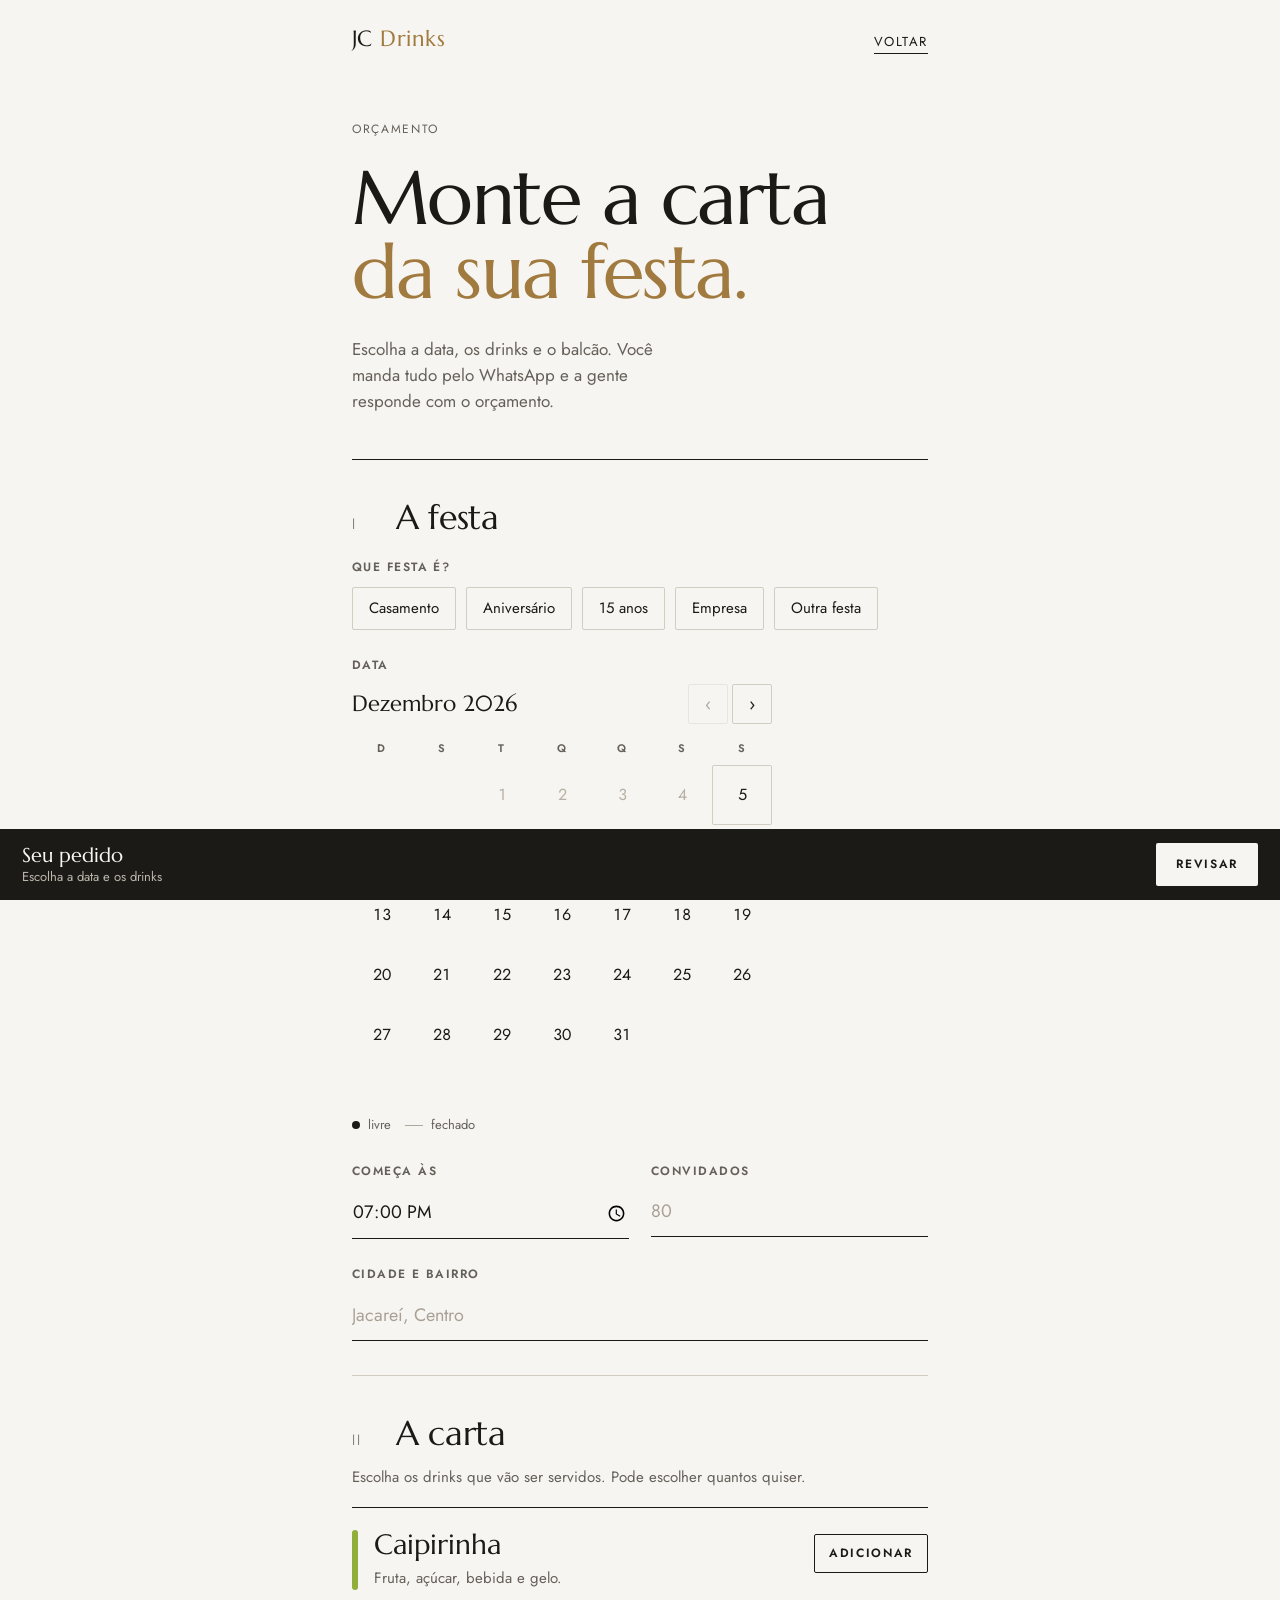
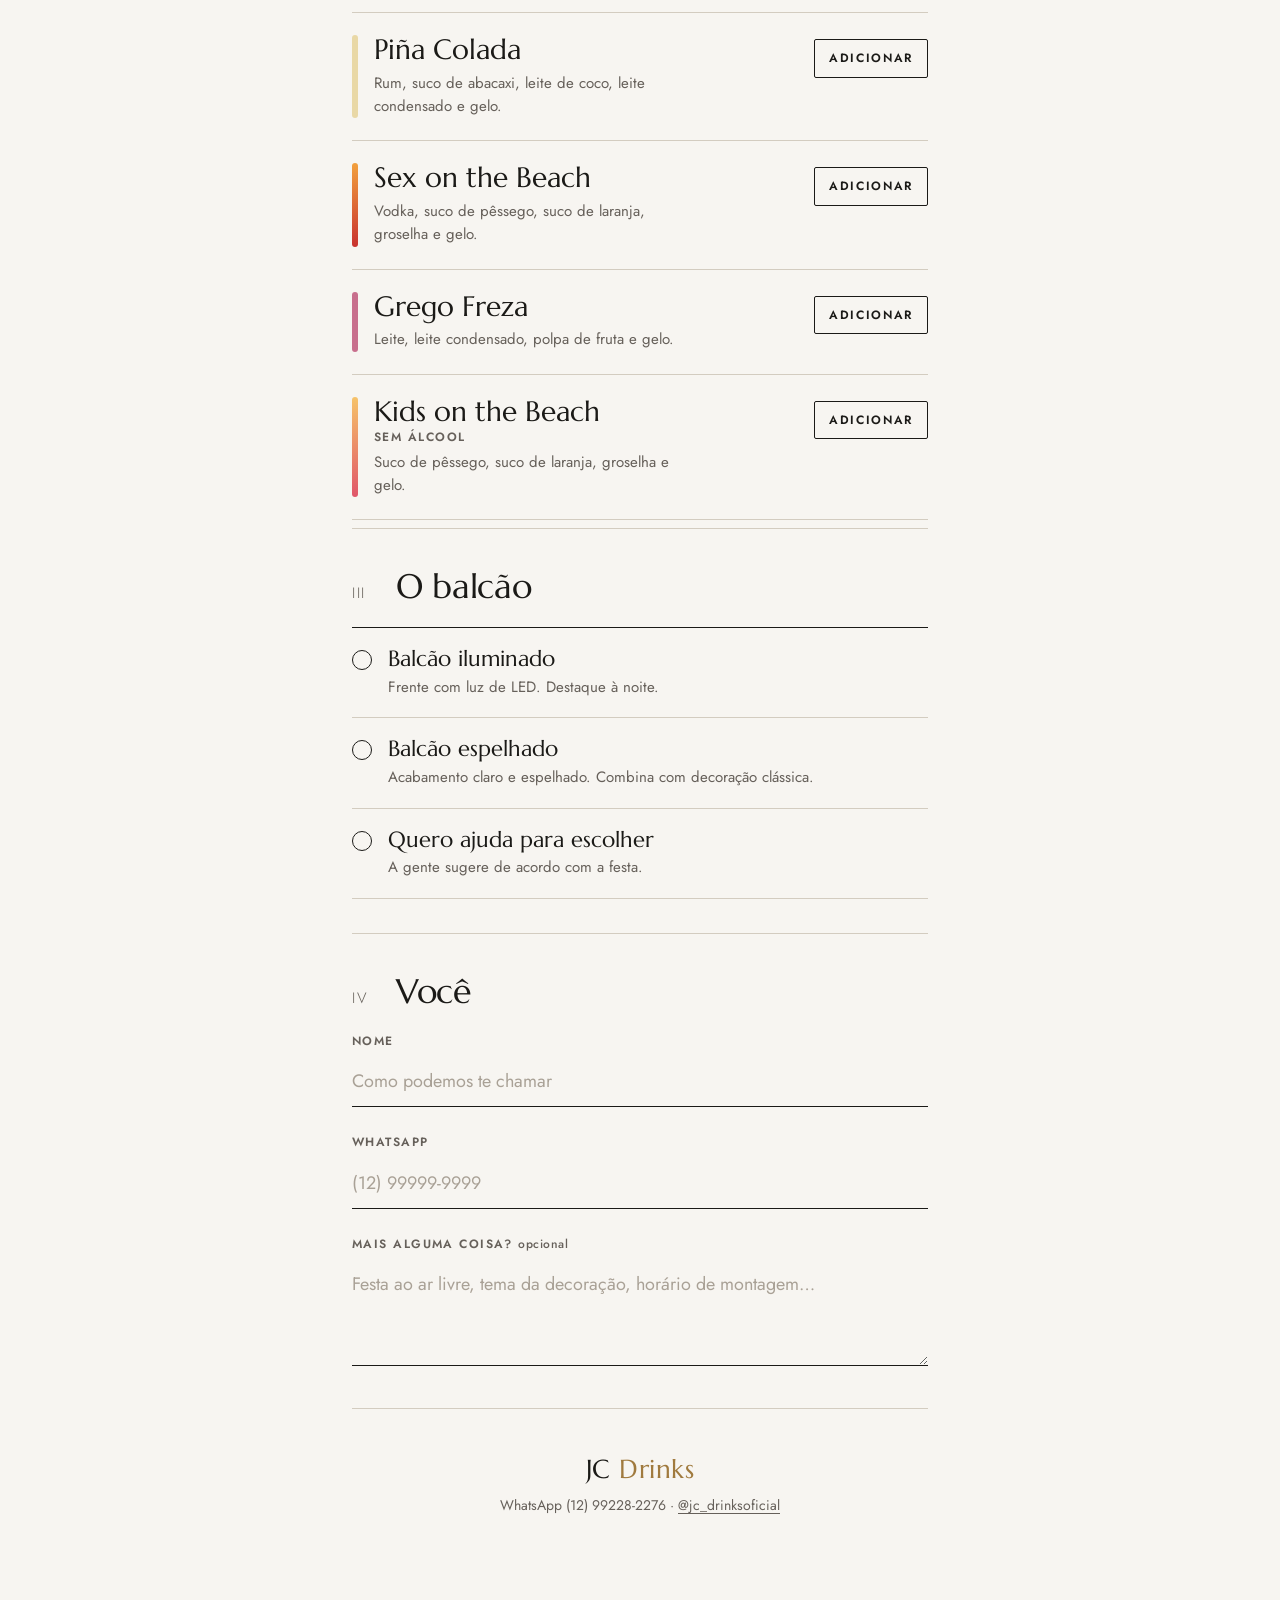
<file: orcamento.html>
<!doctype html>
<html lang="pt-BR">
<head>
  <meta charset="utf-8">
  <meta name="viewport" content="width=device-width, initial-scale=1, viewport-fit=cover">
  <title>Orçamento · JC Drinks</title>
  <meta name="description" content="Escolha a data, os drinks e o balcão da sua festa. A JC Drinks recebe tudo pelo WhatsApp e manda o orçamento.">
  <meta name="theme-color" content="#f7f5f1">
  <link rel="preconnect" href="https://fonts.googleapis.com">
  <link rel="preconnect" href="https://fonts.gstatic.com" crossorigin>
  <link rel="stylesheet" href="https://fonts.googleapis.com/css2?family=Marcellus&family=Jost:wght@300;400;500;600&display=swap">
  <link rel="stylesheet" href="estilo.css?v=1792189532">
</head>
<body>
  <div class="pagina">
    <header class="topo">
      <a class="marca" href="./">JC <em>Drinks</em></a>
      <a class="topo-link" href="./">Voltar</a>
    </header>

    <section class="capa">
      <p class="capa-sobre">Orçamento</p>
      <h1>Monte a carta<br><em>da sua festa.</em></h1>
      <p class="capa-texto">Escolha a data, os drinks e o balcão. Você manda tudo pelo WhatsApp e a gente responde com o orçamento.</p>
    </section>

    <!-- I. A festa -->
    <section class="secao" id="festa" aria-labelledby="t-festa">
      <header class="secao-cab"><span class="num">I</span><h2 id="t-festa">A festa</h2></header>

      <div class="campo">
        <span class="rotulo" id="r-tipo">Que festa é?</span>
        <div class="opcoes" id="tipos" role="radiogroup" aria-labelledby="r-tipo"></div>
      </div>

      <div class="campo">
        <span class="rotulo" id="r-data">Data</span>
        <div class="calendario" id="calendario" aria-labelledby="r-data"></div>
        <p class="legenda"><span class="leg leg-livre"></span>livre <span class="leg leg-fechado"></span>fechado</p>
      </div>

      <div class="duas">
        <label class="campo" for="horario">
          <span class="rotulo">Começa às</span>
          <input id="horario" type="time" value="19:00">
        </label>
        <label class="campo" for="convidados">
          <span class="rotulo">Convidados</span>
          <input id="convidados" type="number" inputmode="numeric" min="10" step="5" placeholder="80">
        </label>
      </div>

      <label class="campo" for="cidade">
        <span class="rotulo">Cidade e bairro</span>
        <input id="cidade" type="text" autocomplete="address-level2" placeholder="Jacareí, Centro">
      </label>
    </section>

    <!-- II. A carta -->
    <section class="secao" id="carta" aria-labelledby="t-carta">
      <header class="secao-cab"><span class="num">II</span><h2 id="t-carta">A carta</h2></header>
      <p class="secao-texto">Escolha os drinks que vão ser servidos. Pode escolher quantos quiser.</p>
      <ul class="drinks" id="lista-drinks"></ul>
    </section>

    <!-- III. O balcão -->
    <section class="secao" id="balcao" aria-labelledby="t-balcao">
      <header class="secao-cab"><span class="num">III</span><h2 id="t-balcao">O balcão</h2></header>
      <ul class="balcoes" id="lista-balcoes" role="radiogroup" aria-labelledby="t-balcao"></ul>
    </section>

    <!-- IV. Você -->
    <section class="secao" id="voce" aria-labelledby="t-voce">
      <header class="secao-cab"><span class="num">IV</span><h2 id="t-voce">Você</h2></header>
      <label class="campo" for="nome">
        <span class="rotulo">Nome</span>
        <input id="nome" type="text" autocomplete="name" placeholder="Como podemos te chamar">
      </label>
      <label class="campo" for="telefone">
        <span class="rotulo">WhatsApp</span>
        <input id="telefone" type="tel" autocomplete="tel" inputmode="tel" placeholder="(12) 99999-9999">
      </label>
      <label class="campo" for="obs">
        <span class="rotulo">Mais alguma coisa? <em>opcional</em></span>
        <textarea id="obs" rows="3" placeholder="Festa ao ar livre, tema da decoração, horário de montagem…"></textarea>
      </label>
    </section>

    <footer class="rodape">
      <span class="marca">JC <em>Drinks</em></span>
      <p>WhatsApp (12) 99228-2276 · <a href="https://www.instagram.com/jc_drinksoficial/" target="_blank" rel="noopener">@jc_drinksoficial</a></p>
    </footer>
  </div>

  <!-- O pedido, sempre no pé da tela -->
  <div class="pedido-barra" id="pedido-barra">
    <div class="pedido-resumo">
      <strong id="barra-titulo">Seu pedido</strong>
      <span id="barra-sub">Escolha a data e os drinks</span>
    </div>
    <button type="button" class="botao" id="abrir-pedido">Revisar</button>
  </div>

  <div class="folha" id="folha" hidden>
    <div class="folha-fundo" data-fechar></div>
    <div class="folha-caixa" role="dialog" aria-modal="true" aria-labelledby="t-pedido">
      <div class="folha-cab">
        <h2 id="t-pedido">Seu pedido</h2>
        <button type="button" class="fechar" data-fechar aria-label="Fechar">Fechar</button>
      </div>
      <dl class="revisao" id="revisao"></dl>
      <p class="falta" id="falta" hidden></p>
      <button type="button" class="botao botao-cheio" id="enviar">Enviar pelo WhatsApp</button>
      <p class="nota">Abre o WhatsApp da JC Drinks com o pedido escrito. A data só fica reservada depois que a gente confirmar.</p>
    </div>
  </div>

  <script src="app.js?v=1792189532"></script>
</body>
</html>
</file>
<file: estilo.css>
/* JC Drinks: a página parece uma carta de drinks impressa. Papel claro, tinta preta, cada drink com a sua cor.
   Sem caixas, sem brilho: linhas finas separando como num cardápio de bar. */
:root {
  --papel: #f7f5f1;
  --papel-2: #e8e3da;
  --tinta: #1b1a17;
  --tinta-suave: #66605a;
  --linha: #d3ccc0;
  --whats: #1f5a45;
  --erro: #9c2f22;
  --display: "Marcellus", "Optima", Georgia, serif;
  --texto: "Jost", "Futura", system-ui, -apple-system, "Segoe UI", sans-serif;
  --ouro-escuro: #a07a3e;
  color-scheme: light;
}

* { box-sizing: border-box; }
html { -webkit-text-size-adjust: 100%; }
body {
  margin: 0;
  background: var(--papel);
  color: var(--tinta);
  font-family: var(--texto);
  font-size: 16px;
  line-height: 1.55;
  -webkit-font-smoothing: antialiased;
}
button, input, textarea { font: inherit; color: inherit; }
a { color: inherit; }
:focus-visible { outline: 2px solid var(--tinta); outline-offset: 3px; }

.pagina {
  max-width: 620px;
  margin: 0 auto;
  padding-left: max(22px, env(safe-area-inset-left));
  padding-right: max(22px, env(safe-area-inset-right));
  padding-bottom: calc(120px + env(safe-area-inset-bottom));
}

/* topo */
.topo { display: flex; align-items: baseline; justify-content: space-between; padding-block: 22px 0; }
.marca { font-family: var(--display); font-size: 22px; letter-spacing: .02em; text-decoration: none; }
.marca em { font-style: italic; }
.topo-link { font-size: 13px; letter-spacing: .12em; text-transform: uppercase; text-decoration: none; border-bottom: 1px solid var(--tinta); padding-bottom: 1px; }

/* capa */
.capa { padding-block: 64px 44px; border-bottom: 1px solid var(--tinta); }
.capa-sobre { margin: 0 0 22px; font-size: 12px; letter-spacing: .14em; text-transform: uppercase; color: var(--tinta-suave); }
.capa h1 { margin: 0; font-family: var(--display); font-weight: 400; font-size: clamp(46px, 13vw, 76px); line-height: .98; letter-spacing: -.02em; text-wrap: balance; }
.capa h1 em { font-style: italic; }
.capa-texto { margin: 26px 0 0; max-width: 34ch; font-size: 17px; color: var(--tinta-suave); }

/* seções numeradas como uma carta */
.secao { padding-block: 40px 8px; border-bottom: 1px solid var(--linha); }
.secao-cab { display: flex; align-items: baseline; gap: 16px; margin-bottom: 22px; }
.num { font-family: var(--display); font-style: italic; font-size: 20px; color: var(--tinta-suave); min-width: 28px; }
.secao h2 { margin: 0; font-family: var(--display); font-weight: 400; font-size: 34px; line-height: 1.05; letter-spacing: -.01em; }
.secao-texto { margin: -8px 0 18px; color: var(--tinta-suave); font-size: 15px; }

/* campos */
.campo { display: block; margin-bottom: 26px; border: 0; padding: 0; }
.rotulo { display: block; margin-bottom: 10px; font-size: 12px; font-weight: 600; letter-spacing: .12em; text-transform: uppercase; color: var(--tinta-suave); }
.rotulo em { font-style: normal; font-weight: 500; letter-spacing: .04em; text-transform: none; }
input, textarea {
  width: 100%;
  background: transparent;
  border: 0;
  border-bottom: 1px solid var(--tinta);
  border-radius: 0;
  padding: 8px 0 10px;
  font-size: 18px;
  outline: none;
}
input::placeholder, textarea::placeholder { color: #a9a196; }
input:focus, textarea:focus { border-bottom-width: 2px; padding-bottom: 9px; }
textarea { resize: vertical; min-height: 84px; }
.duas { display: grid; grid-template-columns: 1fr 1fr; gap: 22px; }

/* tipo de festa: palavras que se escolhem, sem caixa */
.opcoes { display: flex; flex-wrap: wrap; gap: 8px 10px; }
.opcao {
  background: none; border: 1px solid var(--linha); border-radius: 999px;
  padding: 9px 16px; font-size: 15px; cursor: pointer; transition: background .15s, border-color .15s, color .15s;
}
.opcao[aria-checked="true"] { background: var(--tinta); border-color: var(--tinta); color: var(--papel); }

/* calendário */
.cal-cab { display: flex; align-items: center; justify-content: space-between; margin-bottom: 10px; }
.cal-mes { font-family: var(--display); font-size: 22px; }
.cal-nav { display: flex; gap: 4px; }
.cal-nav button { width: 40px; height: 40px; border: 1px solid var(--linha); border-radius: 999px; background: none; cursor: pointer; font-size: 18px; line-height: 1; }
.cal-nav button:disabled { opacity: .35; cursor: default; }
.calendario { max-width: 420px; }
.cal-grade { display: grid; grid-template-columns: repeat(7, 1fr); text-align: center; }
.cal-sem { font-size: 11px; font-weight: 600; letter-spacing: .1em; color: var(--tinta-suave); padding-block: 6px 8px; }
.dia {
  aspect-ratio: 1; max-width: 100%; display: flex; align-items: center; justify-content: center;
  border: 0; background: none; border-radius: 999px; font-size: 16px; cursor: pointer; font-variant-numeric: tabular-nums;
}
.dia:hover:not(:disabled) { background: var(--papel-2); }
.dia.passado { color: #b8b0a4; cursor: default; }
.dia.fechado { color: #b0a79a; text-decoration: line-through; text-decoration-thickness: 1px; cursor: not-allowed; }
.dia.hoje { box-shadow: inset 0 0 0 1px var(--linha); }
.dia.escolhido { background: var(--tinta); color: var(--papel); }
.legenda { margin: 10px 0 0; font-size: 13px; color: var(--tinta-suave); display: flex; align-items: center; gap: 8px; }
.leg { display: inline-block; width: 18px; height: 1px; background: var(--tinta); margin-left: 6px; }
.leg-livre { height: 8px; width: 8px; border-radius: 99px; background: var(--tinta); margin-left: 0; }
.leg-fechado { background: #b0a79a; }
.data-texto { margin: 12px 0 0; font-family: var(--display); font-size: 20px; font-style: italic; min-height: 1.4em; }

/* a carta de drinks */
.drinks { list-style: none; margin: 0; padding: 0; border-top: 1px solid var(--tinta); }
.drink { padding-block: 22px; border-bottom: 1px solid var(--linha); }
.drink-linha { display: grid; grid-template-columns: 6px 1fr auto; gap: 16px; align-items: start; }
.drink-cor { width: 6px; align-self: stretch; border-radius: 3px; background: var(--cor); }
.drink-nome { margin: 0; font-family: var(--display); font-size: 28px; font-weight: 400; line-height: 1.1; }
.drink-nome small { display: block; margin-top: 4px; font-family: var(--texto); font-size: 12px; font-weight: 600; letter-spacing: .12em; text-transform: uppercase; color: var(--tinta-suave); }
.drink-ing { margin: 6px 0 0; color: var(--tinta-suave); font-size: 15px; max-width: 36ch; }
.add {
  margin-top: 4px; white-space: nowrap; background: none; border: 1px solid var(--tinta); border-radius: 999px;
  padding: 8px 14px; font-size: 14px; font-weight: 600; cursor: pointer; transition: background .15s, color .15s;
}
.add[aria-pressed="true"] { background: var(--tinta); color: var(--papel); }
.drink-escolhas { margin: 16px 0 0 22px; display: grid; gap: 14px; }
.drink-escolhas[hidden] { display: none; }
.escolha-titulo { font-size: 12px; font-weight: 600; letter-spacing: .12em; text-transform: uppercase; color: var(--tinta-suave); margin-bottom: 8px; }
.marcas { display: flex; flex-wrap: wrap; gap: 8px; }
.marca-op { background: none; border: 1px solid var(--linha); border-radius: 999px; padding: 6px 13px; font-size: 14px; cursor: pointer; }
.marca-op[aria-pressed="true"] { border-color: var(--tinta); background: var(--papel-2); font-weight: 600; }

/* balcões */
.balcoes { list-style: none; margin: 0 0 26px; padding: 0; border-top: 1px solid var(--tinta); }
.balcao-op {
  width: 100%; display: grid; grid-template-columns: 22px 1fr; gap: 14px; text-align: left;
  background: none; border: 0; border-bottom: 1px solid var(--linha); padding: 18px 0; cursor: pointer;
}
.radio { width: 20px; height: 20px; border-radius: 99px; border: 1px solid var(--tinta); margin-top: 4px; display: grid; place-items: center; }
.balcao-op[aria-checked="true"] .radio::after { content: ""; width: 10px; height: 10px; border-radius: 99px; background: var(--tinta); }
.balcao-nome { font-family: var(--display); font-size: 22px; line-height: 1.2; }
.balcao-desc { display: block; color: var(--tinta-suave); font-size: 15px; margin-top: 2px; }

/* rodapé */
.rodape { padding-block: 40px 0; text-align: center; color: var(--tinta-suave); font-size: 14px; }
.rodape .marca { color: var(--tinta); font-size: 26px; }
.rodape p { margin: 6px 0 0; }

/* barra do pedido */
.pedido-barra {
  max-width: 100%;
  position: fixed; left: 0; right: 0; bottom: 0; z-index: 20;
  display: flex; align-items: center; gap: 14px;
  background: var(--tinta); color: var(--papel);
  padding: 14px max(22px, env(safe-area-inset-right)) calc(14px + env(safe-area-inset-bottom)) max(22px, env(safe-area-inset-left));
}
.pedido-resumo { flex: 1; min-width: 0; line-height: 1.3; }
.pedido-resumo strong { display: block; font-family: var(--display); font-size: 20px; font-weight: 400; }
.pedido-resumo span { display: block; font-size: 13px; color: #bdb6ab; white-space: nowrap; overflow: hidden; text-overflow: ellipsis; }
.botao {
  background: var(--papel); color: var(--tinta); border: 0; border-radius: 999px;
  padding: 12px 20px; font-weight: 700; font-size: 15px; cursor: pointer;
}
.botao-cheio { width: 100%; background: var(--whats); color: #fff; padding: 16px; font-size: 16px; margin-top: 20px; }

/* revisão do pedido */
.folha { position: fixed; inset: 0; z-index: 30; display: flex; align-items: flex-end; justify-content: center; }
.folha[hidden] { display: none; }
.folha-fundo { position: absolute; inset: 0; background: rgba(27,26,23,.45); }
.folha-caixa {
  position: relative; width: 100%; max-width: 620px; max-height: 92vh; overflow-y: auto;
  background: var(--papel); border-radius: 18px 18px 0 0;
  padding: 26px max(22px, env(safe-area-inset-right)) calc(26px + env(safe-area-inset-bottom)) max(22px, env(safe-area-inset-left));
  animation: subir .22s ease-out;
}
@keyframes subir { from { transform: translateY(24px); opacity: .6; } to { transform: none; opacity: 1; } }
.folha-cab { display: flex; align-items: baseline; justify-content: space-between; border-bottom: 1px solid var(--tinta); padding-bottom: 14px; }
.folha-cab h2 { margin: 0; font-family: var(--display); font-weight: 400; font-size: 32px; }
.fechar { background: none; border: 0; font-size: 13px; letter-spacing: .12em; text-transform: uppercase; cursor: pointer; text-decoration: underline; text-underline-offset: 3px; }
.revisao { margin: 0; }
.revisao div { display: grid; grid-template-columns: 110px 1fr; gap: 12px; padding-block: 12px; border-bottom: 1px solid var(--linha); }
.revisao dt { font-size: 12px; font-weight: 600; letter-spacing: .12em; text-transform: uppercase; color: var(--tinta-suave); padding-top: 3px; }
.revisao dd { margin: 0; }
.revisao .vazio { color: #a9a196; font-style: italic; }
.falta { margin: 16px 0 0; color: var(--erro); font-size: 15px; }
.nota { margin: 12px 0 0; font-size: 13px; color: var(--tinta-suave); text-align: center; }

@media (prefers-reduced-motion: reduce) { .folha-caixa { animation: none; } * { transition: none !important; } }

/* ---------- página de entrada ---------- */
:root { --noite: #0e0d0b; --noite-texto: #ece6da; --noite-suave: #a79f91; --ouro: #d9b46a; }
.inicio { padding-bottom: 0; }
.noite {
  background: var(--noite); color: var(--noite-texto); text-align: center;
  padding: 18px max(22px, env(safe-area-inset-right)) 56px max(22px, env(safe-area-inset-left));
}
.noite-topo { max-width: 620px; margin: 0 auto 36px; display: flex; justify-content: space-between; }
.topo-link.claro { color: var(--noite-texto); border-color: var(--noite-suave); }
.logo { display: block; width: min(320px, 78vw); height: auto; margin: 0 auto; }
.noite-frase { margin: 34px auto 0; font-family: var(--display); font-size: clamp(34px, 9vw, 52px); line-height: 1.05; letter-spacing: -.01em; max-width: 14ch; text-wrap: balance; }
.noite-frase em { font-style: italic; color: var(--ouro); }
.noite-sub { margin: 18px auto 0; color: var(--noite-suave); font-size: 15px; max-width: 40ch; }
.acoes { margin: 32px auto 0; display: flex; flex-direction: column; gap: 12px; max-width: 320px; }
a.botao { display: inline-block; text-align: center; text-decoration: none; padding: 15px 22px; font-size: 16px; }
.botao-ouro { background: var(--ouro); color: var(--noite); }
.botao-linha { background: none; color: var(--noite-texto); border: 1px solid #5d574d; }
.botao-escuro { background: var(--tinta); color: var(--papel); }

.foto { margin: 0; background: var(--noite); }
.foto img { display: block; width: 100%; max-width: 620px; height: auto; margin: 0 auto; aspect-ratio: 414 / 400; object-fit: cover; }

.pagina-inicio { padding-bottom: calc(40px + env(safe-area-inset-bottom)); }
.pagina-inicio .secao:first-child { padding-top: 48px; }

.carta { list-style: none; margin: 0; padding: 0; border-top: 1px solid var(--tinta); }
.carta li { display: grid; grid-template-columns: 6px 1fr; gap: 16px; padding-block: 18px; border-bottom: 1px solid var(--linha); }
.carta-cor { border-radius: 3px; background: var(--cor); }
.carta h3 { margin: 0; font-family: var(--display); font-weight: 400; font-size: 26px; line-height: 1.15; }
.carta h3 small { margin-left: 8px; font-family: var(--texto); font-size: 11px; font-weight: 600; letter-spacing: .12em; text-transform: uppercase; color: var(--tinta-suave); vertical-align: middle; }
.carta p { margin: 4px 0 0; color: var(--tinta-suave); font-size: 15px; }

.festas { list-style: none; margin: 0 0 22px; padding: 0; display: grid; grid-template-columns: repeat(2, 1fr); border-top: 1px solid var(--tinta); }
.festas li { display: flex; align-items: center; gap: 14px; padding: 18px 0; border-bottom: 1px solid var(--linha); font-family: var(--display); font-size: 20px; }
.festas li:nth-child(odd) { padding-right: 12px; }
.festas svg { width: 30px; height: 30px; flex: none; fill: none; stroke: var(--tinta); stroke-width: 1.3; stroke-linecap: round; stroke-linejoin: round; }

.passos { list-style: none; margin: 0 0 18px; padding: 0; }
.passos li { display: grid; grid-template-columns: 40px 1fr; gap: 10px; padding-block: 16px; border-bottom: 1px solid var(--linha); }
.passos li:first-child { border-top: 1px solid var(--tinta); }
.passos span { font-family: var(--display); font-style: italic; font-size: 26px; line-height: 1.1; color: var(--tinta-suave); }
.passos h3 { margin: 0; font-family: var(--display); font-weight: 400; font-size: 24px; line-height: 1.2; }
.passos p { margin: 4px 0 0; color: var(--tinta-suave); font-size: 15px; }

.agenda { padding-block: 52px; text-align: center; border-bottom: 1px solid var(--linha); }
.agenda-rotulo { margin: 0 0 14px; font-size: 12px; font-weight: 600; letter-spacing: .14em; text-transform: uppercase; color: var(--tinta-suave); }
.agenda-frase { margin: 0 auto 28px; font-family: var(--display); font-size: clamp(26px, 7vw, 34px); line-height: 1.2; max-width: 20ch; text-wrap: balance; }
.agenda-frase em { font-style: italic; }
.rodape a { text-decoration: underline; text-underline-offset: 3px; }

/* capa com foto */
.capa-foto {
  position: relative;
  background:
    linear-gradient(180deg, rgba(14,13,11,.55) 0%, rgba(14,13,11,.72) 45%, rgba(14,13,11,.96) 100%),
    url("img/capa.jpg") center 30% / cover no-repeat,
    var(--noite);
  padding-top: 18px; padding-bottom: 64px;
}
.logo { width: min(250px, 66vw); height: auto; overflow: visible; }
.duas-fotos { display: grid; grid-template-columns: 1fr 1fr; gap: 6px; margin: 0 calc(-1 * max(22px, env(safe-area-inset-left))); }
.duas-fotos img { width: 100%; height: auto; aspect-ratio: 4 / 5; object-fit: cover; display: block; }
.foto-alta { margin: 40px 0 0; }
.foto-alta img { display: block; width: 100%; height: auto; aspect-ratio: 4 / 5; object-fit: cover; }
@media (min-width: 640px) {
  .duas-fotos { margin: 0; gap: 10px; }
}

/* ---------- chamadas (sem pílula) ---------- */
.chamada {
  display: flex; align-items: center; justify-content: space-between; gap: 18px;
  width: 100%; max-width: 330px; margin: 0 auto; padding: 18px 22px;
  border: 1px solid var(--ouro); color: var(--ouro); text-decoration: none;
  font-size: 12px; font-weight: 600; letter-spacing: .22em; text-transform: uppercase;
  position: relative; overflow: hidden; transition: color .4s ease;
}
.chamada::before { content: ""; position: absolute; inset: 0; background: var(--ouro); transform: scaleX(0); transform-origin: left; transition: transform .5s cubic-bezier(.7,0,.2,1); z-index: 0; }
.chamada span, .chamada i { position: relative; z-index: 1; }
.chamada i { display: block; width: 34px; height: 1px; background: currentColor; transition: width .4s ease; }
.chamada i::after { content: ""; position: absolute; right: 0; top: -3px; width: 7px; height: 7px; border-top: 1px solid currentColor; border-right: 1px solid currentColor; transform: rotate(45deg); }
.chamada:hover, .chamada:focus-visible { color: var(--noite); }
.chamada:hover::before, .chamada:focus-visible::before { transform: scaleX(1); }
.chamada:hover i { width: 46px; }
.chamada-escura { border-color: var(--tinta); color: var(--tinta); }
.chamada-escura::before { background: var(--tinta); }
.chamada-escura:hover, .chamada-escura:focus-visible { color: var(--papel); }
.link-fino { display: inline-block; margin-top: 16px; color: var(--noite-suave); font-size: 14px; text-decoration: none; border-bottom: 1px solid #4a453d; padding-bottom: 2px; transition: color .3s, border-color .3s; }
.link-fino:hover { color: var(--noite-texto); border-color: var(--noite-texto); }
.acoes { display: block; max-width: none; text-align: center; }

/* ---------- capa em tela cheia e entrada ---------- */
.capa-foto { min-height: 100svh; display: flex; flex-direction: column; justify-content: center; overflow: hidden; isolation: isolate; }
.capa-foto::before {
  content: ""; position: absolute; inset: -4%; z-index: -1;
  background: url("img/capa.jpg") center 30% / cover no-repeat;
}
.capa-foto { background: linear-gradient(180deg, rgba(14,13,11,.5) 0%, rgba(14,13,11,.7) 50%, rgba(14,13,11,.97) 100%); }
.noite-topo { position: absolute; top: 18px; left: 0; right: 0; padding-inline: max(22px, env(safe-area-inset-left)); max-width: 664px; margin: 0 auto; }

.anima .capa-foto::before { animation: zoom 14s ease-out both; }
@keyframes zoom { from { transform: scale(1.14); filter: brightness(.6); } to { transform: scale(1); filter: brightness(1); } }
.anima .entra { opacity: 0; transform: translateY(18px); animation: sobe 1.1s cubic-bezier(.2,.7,.2,1) var(--atraso, 0s) forwards; }
@keyframes sobe { to { opacity: 1; transform: none; } }
.anima .entra-logo text { opacity: 0; animation: aparece 1.4s ease .2s forwards; }
.anima .entra-logo text:nth-of-type(2) { animation-delay: .38s; }
.anima .entra-logo text:nth-of-type(3) { animation-delay: .7s; letter-spacing: 15px; }
@keyframes aparece { from { opacity: 0; filter: blur(6px); } to { opacity: 1; filter: blur(0); } }
.anima .taca path, .anima .taca circle { stroke-dasharray: 160; stroke-dashoffset: 160; animation: traca 1.6s ease-in-out .6s forwards; }
@keyframes traca { to { stroke-dashoffset: 0; } }

/* ---------- letreiro dos drinks ---------- */
.letreiro { overflow: hidden; border-block: 1px solid var(--linha); margin: 44px calc(-1 * max(22px, env(safe-area-inset-left))) 0; padding-block: 18px; }
.letreiro-faixa { display: flex; gap: 42px; width: max-content; animation: corre 38s linear infinite; }
.letreiro span { font-family: var(--display); font-style: italic; font-size: 34px; white-space: nowrap; color: var(--tinta); }
.letreiro span::after { content: "·"; margin-left: 42px; color: var(--tinta-suave); font-style: normal; }
@keyframes corre { to { transform: translateX(-50%); } }

/* ---------- surgir ao rolar ---------- */
.anima .revela { opacity: 0; transform: translateY(28px); transition: opacity 1s ease, transform 1s cubic-bezier(.2,.7,.2,1); }
.anima .revela.visto { opacity: 1; transform: none; }
.anima .revela-foto img { clip-path: inset(0 0 100% 0); transform: scale(1.06); transition: clip-path 1.3s cubic-bezier(.7,0,.2,1), transform 1.8s cubic-bezier(.2,.7,.2,1); }
.anima .revela-foto.visto img { clip-path: inset(0 0 0 0); transform: none; }
.anima .revela-foto img:nth-child(2) { transition-delay: .18s; }
.carta li, .passos li { transition: background .3s; }

@media (prefers-reduced-motion: reduce) {
  .anima .entra, .anima .entra-logo text, .anima .revela { opacity: 1; transform: none; animation: none; filter: none; }
  .anima .taca path, .anima .taca circle { stroke-dashoffset: 0; animation: none; }
  .anima .capa-foto::before, .letreiro-faixa { animation: none; }
  .anima .revela-foto img { clip-path: none; transform: none; }
}


/* ---------- Marcellus não tem itálico: destaque pela cor ---------- */
.capa h1 em, .agenda-frase em, .marca em, .noite-frase em { font-style: normal; color: var(--ouro-escuro); }
.num, .passos span { font-style: normal; font-family: var(--texto); font-weight: 300; font-size: 15px; letter-spacing: .1em; }
.letreiro span { font-style: normal; letter-spacing: .04em; }
.data-texto { font-style: normal; }

/* ---------- botões sem pílula, também no orçamento ---------- */
.opcao, .add, .marca-op, .botao, .cal-nav button { border-radius: 2px; }
.add, .botao { text-transform: uppercase; letter-spacing: .14em; font-size: 12px; font-weight: 600; }
.add { padding: 9px 14px; }
.botao-cheio { letter-spacing: .18em; font-size: 13px; padding: 18px; }
.dia { border-radius: 2px; }

/* ---------- abertura com o copo 3D ---------- */
.abertura { position: relative; height: 100svh; min-height: 560px; background: var(--papel); overflow: hidden; }
.palco { position: absolute; inset: 0; }
.palco canvas { display: block; width: 100%; height: 100%; }
.palco-foto { display: none; }
.sem-3d .palco-foto { display: block; position: absolute; inset: 0; width: 100%; height: 100%; object-fit: cover; opacity: .9; }
.abertura-topo {
  position: absolute; top: 0; left: 0; right: 0; z-index: 2; display: flex; justify-content: space-between;
  max-width: 664px; margin: 0 auto; padding: 20px max(22px, env(safe-area-inset-right)) 0 max(22px, env(safe-area-inset-left));
}
.abertura-texto { position: absolute; z-index: 2; left: 0; right: 0; top: 9svh; text-align: center; pointer-events: none; }
.abertura .logo { width: min(200px, 54vw); height: auto; display: block; margin: 0 auto; overflow: visible; }
.abertura-frase { margin: 10px 0 0; font-size: 11px; font-weight: 500; letter-spacing: .32em; text-transform: uppercase; color: var(--tinta-suave); }
.abertura-pe {
  position: absolute; z-index: 2; left: 0; right: 0; bottom: 0; text-align: center;
  padding: 0 max(22px, env(safe-area-inset-right)) calc(34px + env(safe-area-inset-bottom)) max(22px, env(safe-area-inset-left));
}
.abertura-pe .chamada { background: rgba(247,245,241,.72); backdrop-filter: blur(6px); -webkit-backdrop-filter: blur(6px); }
.abertura-pe .link-fino { color: var(--tinta-suave); border-color: var(--linha); }
.abertura-pe .link-fino:hover { color: var(--tinta); border-color: var(--tinta); }

/* o logo e os botões só aparecem quando o drink fica pronto */
.anima .abertura-texto, .anima .abertura-pe, .anima .abertura-topo { opacity: 0; transform: translateY(14px); transition: opacity 1s ease, transform 1s cubic-bezier(.2,.7,.2,1); }
.anima .abertura-pe { transition-delay: .35s; }
.anima .abertura-topo { transition-delay: .6s; transform: none; }
.abertura-pronta .abertura-texto, .abertura-pronta .abertura-pe, .abertura-pronta .abertura-topo { opacity: 1; transform: none; }
.anima .abertura .logo text { opacity: 0; filter: blur(5px); transition: opacity 1.1s ease, filter 1.1s ease; }
.abertura-pronta .abertura .logo text { opacity: 1; filter: none; }
.abertura-pronta .abertura .logo text:nth-of-type(2) { transition-delay: .12s; }
.abertura-pronta .abertura .logo text:nth-of-type(3) { transition-delay: .3s; }
.anima .abertura .taca path, .anima .abertura .taca circle { stroke-dasharray: 160; stroke-dashoffset: 160; animation: none; transition: stroke-dashoffset 1.4s ease-in-out .25s; }
.abertura-pronta .abertura .taca path, .abertura-pronta .abertura .taca circle { stroke-dashoffset: 0; }

/* frase depois da abertura */
.manifesto { max-width: 620px; margin: 0 auto; padding: 72px max(22px, env(safe-area-inset-right)) 56px max(22px, env(safe-area-inset-left)); text-align: center; border-bottom: 1px solid var(--linha); }
.manifesto p { margin: 0 auto; font-family: var(--display); font-size: clamp(26px, 7vw, 36px); line-height: 1.25; max-width: 22ch; text-wrap: balance; }
.manifesto .manifesto-onde { margin-top: 22px; font-family: var(--texto); font-size: 11px; letter-spacing: .3em; text-transform: uppercase; color: var(--tinta-suave); }

@media (prefers-reduced-motion: reduce) {
  .anima .abertura-texto, .anima .abertura-pe, .anima .abertura-topo, .anima .abertura .logo text { opacity: 1; transform: none; filter: none; transition: none; }
  .anima .abertura .taca path, .anima .abertura .taca circle { stroke-dashoffset: 0; transition: none; }
}

/* celular pequeno */
@media (max-width: 380px) { .chamada { letter-spacing: .14em; padding: 16px 18px; gap: 12px; } .chamada i { width: 24px; } }
.chamada span { white-space: nowrap; }
.manifesto .manifesto-onde { max-width: none; }
.carta h3 small { display: block; margin: 4px 0 0; vertical-align: baseline; }
.abertura .logo { width: min(170px, 46vw); }
.abertura-texto { top: 7svh; }

/* ---------- efeitos de texto (inspirados no Magic UI) ---------- */
.anima .palavras .palavra { display: inline-block; opacity: 0; filter: blur(8px); transform: translateY(.35em); transition: opacity .7s ease, filter .7s ease, transform .8s cubic-bezier(.2,.7,.2,1); transition-delay: calc(var(--i) * 55ms + .1s); }
.anima .visto .palavras .palavra, .anima .palavras.visto .palavra { opacity: 1; filter: none; transform: none; }
.troca { display: inline-block; color: var(--ouro-escuro); transition: opacity .38s ease, filter .38s ease, transform .38s cubic-bezier(.2,.7,.2,1); }
.troca.sai { opacity: 0; filter: blur(6px); transform: translateY(-.5em); }
.troca.entra { opacity: 0; filter: blur(6px); transform: translateY(.5em); transition: none; }
.brilho { background: linear-gradient(100deg, currentColor 0 40%, #c69849 50%, currentColor 60% 100%) 0 0 / 250% 100% no-repeat; -webkit-background-clip: text; background-clip: text; -webkit-text-fill-color: transparent; animation: brilho 5.5s ease-in-out infinite 2s; }
.chamada:hover .brilho, .chamada:focus-visible .brilho { -webkit-text-fill-color: currentColor; background: none; }
@keyframes brilho { 0%, 55% { background-position: 100% 0; } 85%, 100% { background-position: 0 0; } }
@media (prefers-reduced-motion: reduce) { .brilho { animation: none; -webkit-text-fill-color: currentColor; background: none; } .troca { transition: none; } }

/* ---------- abertura com fundo de festa (preto com luzes neon) ---------- */
[data-fundo="festa"] .abertura { background: #050508; }
[data-fundo="festa"] .abertura .topo-link { color: #ece6da; border-color: rgba(236,230,218,.4); }
[data-fundo="festa"] .abertura-frase { color: #b9b2a5; }
[data-fundo="festa"] .abertura-pe .chamada { background: rgba(5,5,8,.55); color: #f3ede2; border-color: rgba(243,237,226,.75); }
[data-fundo="festa"] .abertura-pe .chamada::before { background: #f3ede2; }
[data-fundo="festa"] .abertura-pe .chamada:hover, [data-fundo="festa"] .abertura-pe .chamada:focus-visible { color: #050508; }
[data-fundo="festa"] .abertura-pe .link-fino { color: #b9b2a5; border-color: rgba(185,178,165,.4); }

/* sem barra de rolagem aparecendo do lado (a página continua rolando normal) */
html { scrollbar-width: none; }
html::-webkit-scrollbar, body::-webkit-scrollbar { display: none; width: 0; height: 0; }
</file>
